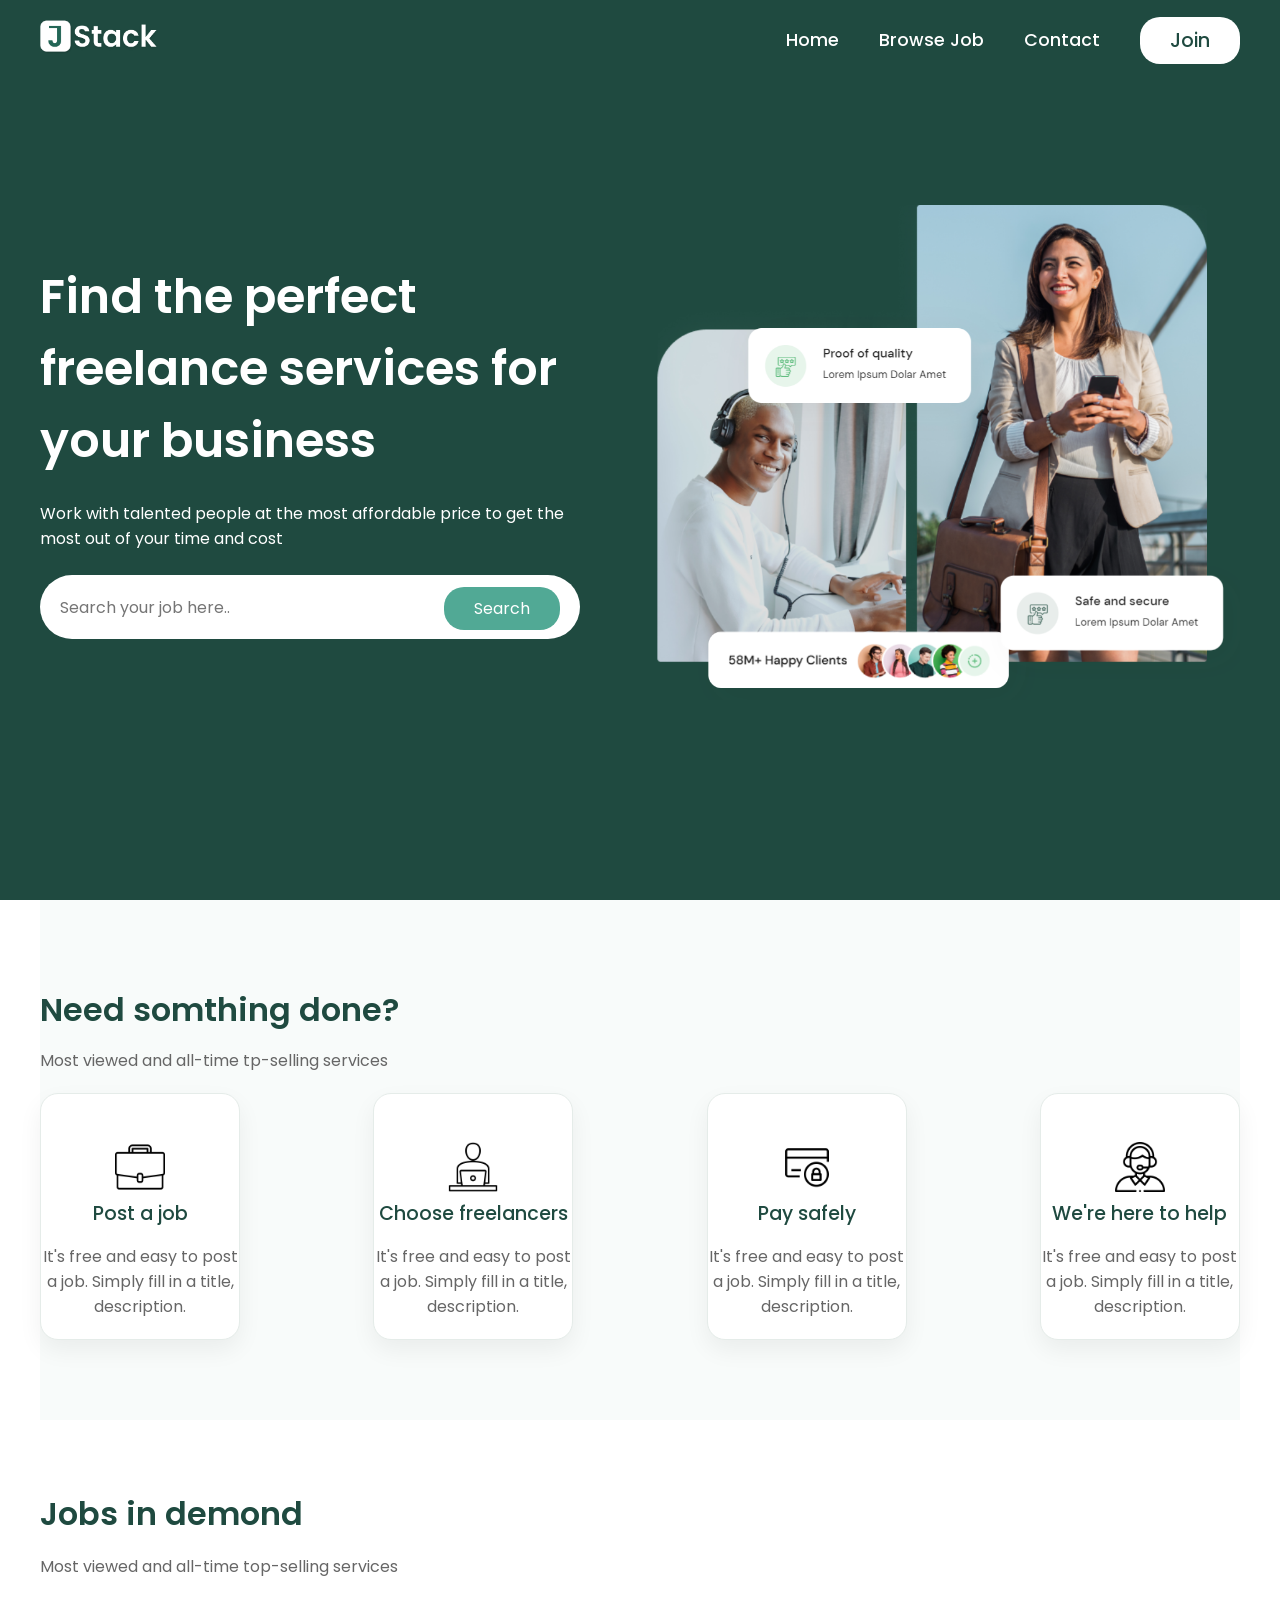
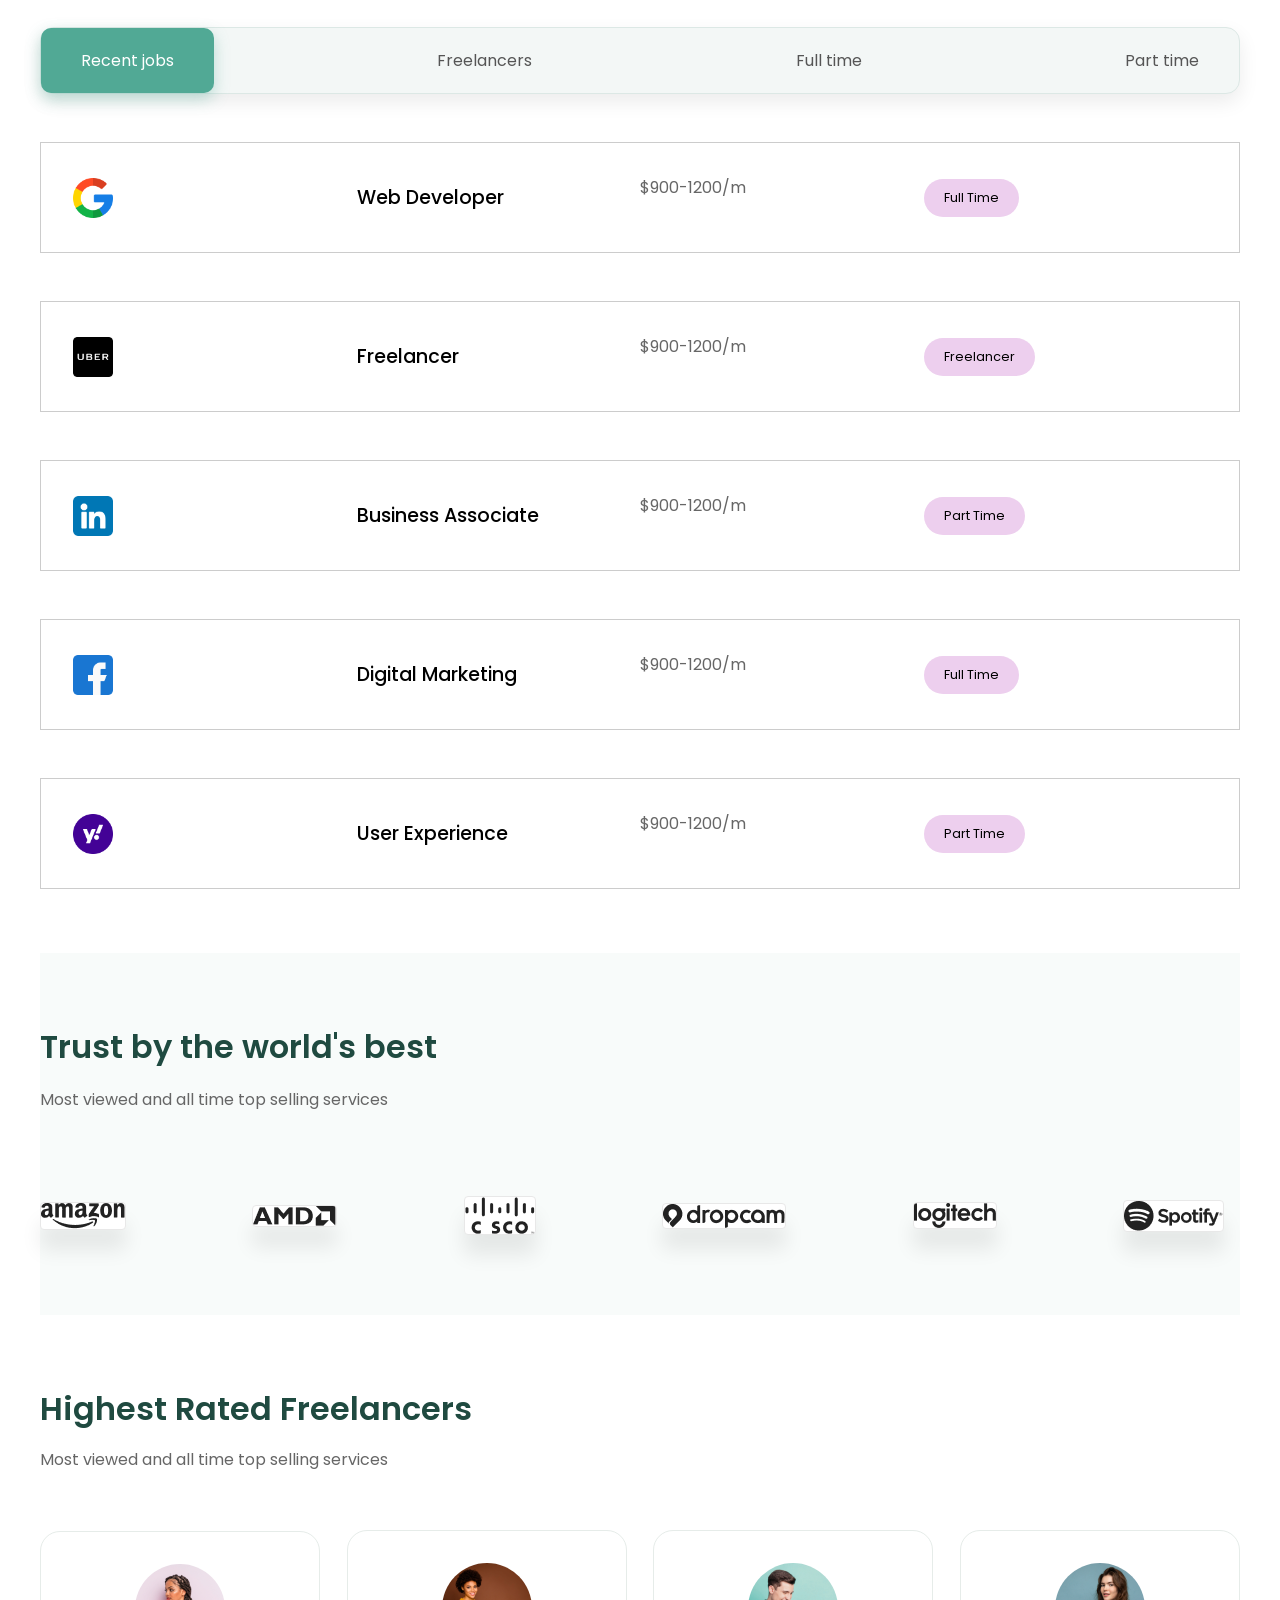
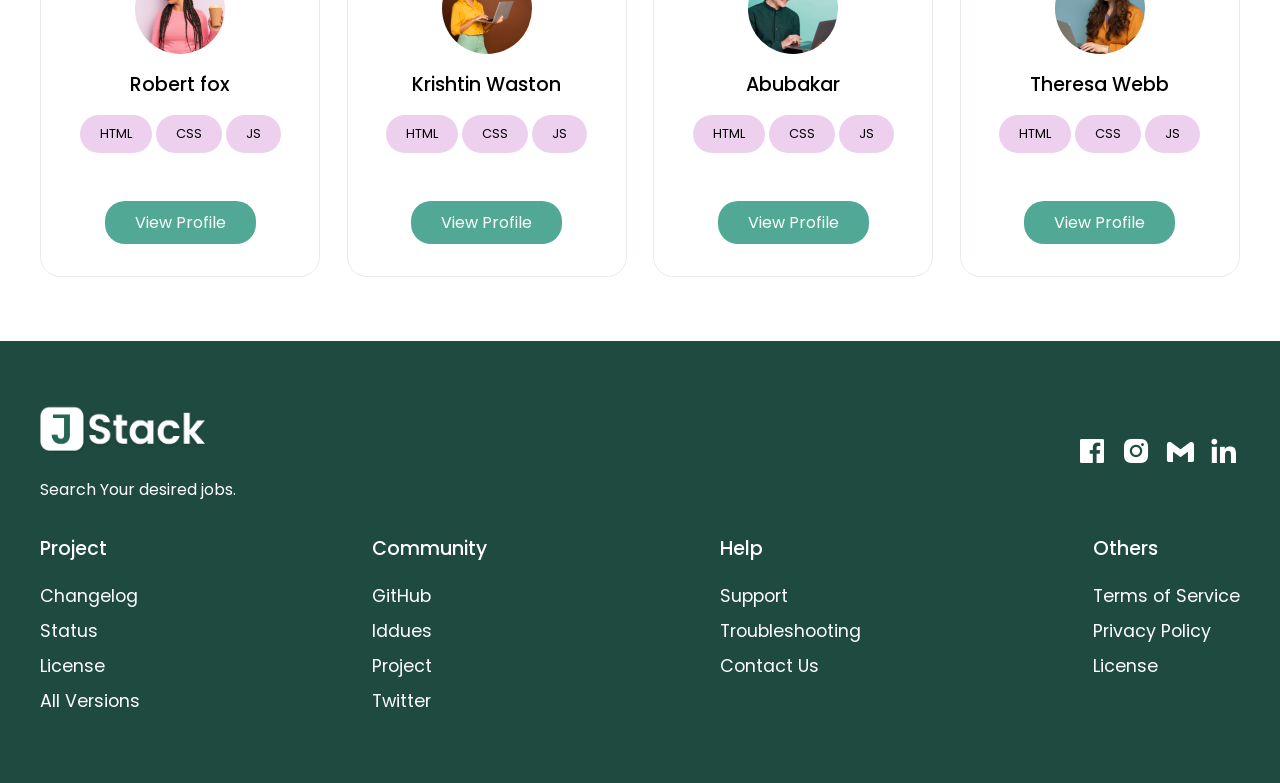
<file: index.html>
<!doctype html>
<html lang="en">
  <head>
    <meta charset="UTF-8" />
    <meta name="viewport" content="width=device-width, initial-scale=1.0" />
    <title>JSTACK - Search Jobs</title>
    <link rel="stylesheet" href="style.css" />
    <link
      href="https://unpkg.com/boxicons@2.1.4/css/boxicons.min.css"
      rel="stylesheet"
    />
    
  </head>

  <body>
    <div id="preloader">
    <div class="loader-content">
        <img src="images/logo.png" alt="JStack Logo">
        <h2>JStack</h2>
    </div>
</div> 
    <!-- Header  Section-->
    <header>
      <div class="h-left" data-aos="fade-right"></div>
      <div class="h-left" data-aos="fade-right"></div>
      <div id="navbar" class="obj-width">
        <a href="index.html"
          ><img class="logo" src="images/logo.png" alt=""
        /></a>

        <ul id="menu">
          <li><a href="#">Home</a></li>
          <li><a href="/jobs/job.html">Browse Job</a></li>
          <li><a href="contact.html">Contact</a></li>
          <!-- <button id="theme-toggle">
    <i class='bx bx-moon'></i>
</button> -->
         <button id="w-btn" onclick="window.open('https://abubakar-myportfolio.netlify.app/', '_blank')">
  Join
</button>
        </ul>

        <i id="bar" class="bx bx-menu"></i>
      </div>
    </header>

    <!-- Hero  Section-->
    <section class="hero">
      <div class="hero-box obj-width">
        <div class="h-left">
          <h1>Find the perfect freelance services for your business</h1>
          <p>
            Work with talented people at the most affordable price to get the
            most out of your time and cost
          </p>
          <div class="search">
            <input type="text" placeholder="Search your job here.." />
            <a id="g-btn" href="#">Search</a>
          </div>
        </div>

        <div class="h-right">
          <img src="images/hero1.PNG" alt="" />
        </div>
      </div>
    </section>

    <!-- Features  Section-->
    <section class="features sec-space obj-width">
      <h2>Need somthing done?</h2>
      <p>Most viewed and all-time tp-selling services</p>

      <div class="fe-box">
        <div>
          <img src="images/fe 1.png" alt="" />
          <h3>Post a job</h3>
          <p>
            It's free and easy to post a job. Simply fill in a title,
            description.
          </p>
        </div>

        <div>
          <img src="images/fe 2.png" alt="" />
          <h3>Choose freelancers</h3>
          <p>
            It's free and easy to post a job. Simply fill in a title,
            description.
          </p>
        </div>
        <div>
          <img src="images/fe 3.png" alt="" />
          <h3>Pay safely</h3>
          <p>
            It's free and easy to post a job. Simply fill in a title,
            description.
          </p>
        </div>
        <div>
          <img src="images/fe 4.png" alt="" />
          <h3>We're here to help</h3>
          <p>
            It's free and easy to post a job. Simply fill in a title,
            description.
          </p>
        </div>
      </div>
    </section>

    <!-- Job Listing  Section-->

    <section class="jobs sec-space obj-width">
      <h2>Jobs in demond</h2>
      <p>Most viewed and all-time top-selling services</p>

      <ul class="job-id">
        <li data-target="all" class="active">Recent jobs</li>
        <li data-target="freelancer">Freelancers</li>
        <li data-target="fullTime">Full time</li>
        <li data-target="partTime">Part time</li>
      </ul>

      <div class="jobs-container">
        <li data-item="fulltime" class="jList">
          <img src="images/google.png" alt="" />
          <h3>Web Developer</h3>
          <p>$900-1200/m</p>
          <span id="key">Full Time</span>
        </li>

        <li data-item="freelancer" class="jList">
          <img src="images/uber.png" alt="" />
          <h3>Freelancer</h3>
          <p>$900-1200/m</p>
          <span id="key">Freelancer</span>
        </li>

        <li data-item="partTime" class="jList">
          <img src="images/linkedin.png" alt="" />
          <h3>Business Associate</h3>
          <p>$900-1200/m</p>
          <span id="key">Part Time</span>
        </li>

        <li data-item="fullTime" class="jList">
          <img src="images/facebook.png" alt="" />
          <h3>Digital Marketing</h3>
          <p>$900-1200/m</p>
          <span id="key">Full Time</span>
        </li>

        <li data-item="partTime" class="jList">
          <img src="images/yahoo.png" alt="" />
          <h3>User Experience</h3>
          <p>$900-1200/m</p>
          <span id="key">Part Time</span>
        </li>
      </div>
    </section>

    <!-- Brand  Section-->

    <section class="trust sec-space obj-width">
      <h2>Trust by the world's best</h2>
      <p>Most viewed and all time top selling services</p>

      <div class="t-box">
        <img src="images/t1.png" alt="" />
        <img src="images/t2.png" alt="" />
        <img src="images/t3.png" alt="" />
        <img src="images/t4.png" alt="" />
        <img src="images/t5.png" alt="" />
        <img src="images/t6.png" alt="" />
      </div>
    </section>

    <!-- Team  Section-->

    <section class="team sec-space obj-width">
      <h2>Highest Rated Freelancers</h2>
      <p>Most viewed and all time top selling services</p>

      <div class="team-container">
        <div class="f1-box">
          <img src="images/fl-1.png" alt="" />
          <h3>Robert fox</h3>
          <div class="skill">
            <span id="key">HTML</span>
            <span id="key">CSS</span>
            <span id="key">JS</span>
          </div>
          <a href="#" id="g-btn">View Profile</a>
        </div>

        <div class="f1-box">
          <img src="images/fl-2.png" alt="" />
          <h3>Krishtin Waston</h3>
          <div class="skill">
            <span id="key">HTML</span>
            <span id="key">CSS</span>
            <span id="key">JS</span>
          </div>
          <a href="#" id="g-btn">View Profile</a>
        </div>

        <div class="f1-box">
          <img src="images/fl-3.png" alt="" />
          <h3>Abubakar</h3>
          <div class="skill">
            <span id="key">HTML</span>
            <span id="key">CSS</span>
            <span id="key">JS</span>
          </div>
          <a href="#" id="g-btn">View Profile</a>
        </div>

        <div class="f1-box">
          <img src="images/fl-4.png" alt="" />
          <h3>Theresa Webb</h3>
          <div class="skill">
            <span id="key">HTML</span>
            <span id="key">CSS</span>
            <span id="key">JS</span>
          </div>
          <a href="#" id="g-btn">View Profile</a>
        </div>
      </div>
    </section>

    <!-- Footer  Section-->

    <footer class="footer">
      <div class="obj-width">
        <div class="top">
          <div>
            <img class="logo" src="images/logo.png" alt="" />
            <p>Search Your desired jobs.</p>
          </div>
          <div>
            <a href="https://www.youtube.com/@itsabubakar_dev"
              ><i class="bx bxl-facebook-square"></i
            ></a>
            <a href="https://www.instagram.com/itsabubakar_dev"
              ><i class="bx bxl-instagram-alt"></i
            ></a>
            <a href="mailto:abubakaransari.web@gmail.com"
              ><i class="bx bxl-gmail"></i
            ></a>
            <a href="https://www.linkedin.com/in/abubakar987"
              ><i class="bx bxl-linkedin"></i
            ></a>
          </div>
        </div>

        <div class="bottom">
          <div>
            <h3>Project</h3>
            <a href="#">Changelog</a>
            <a href="#">Status</a>
            <a href="#">License</a>
            <a href="#">All Versions</a>
          </div>

          <div>
            <h3>Community</h3>
            <a href="#">GitHub</a>
            <a href="#">Iddues</a>
            <a href="#">Project</a>
            <a href="#">Twitter</a>
          </div>

          <div>
            <h3>Help</h3>
            <a href="#">Support</a>
            <a href="#">Troubleshooting</a>
            <a href="#">Contact Us</a>
          </div>

          <div>
              <h3>Others</h3>
              <a href="#">Terms of Service</a>
              <a href="#">Privacy Policy</a>
              <a href="#">License</a>
          </div>
          </div>
        </div>
      </div>
    </footer>

    <script src="script.js"></script>
    <script src="toggle.js"></script>
  </body>
</html>
</file>
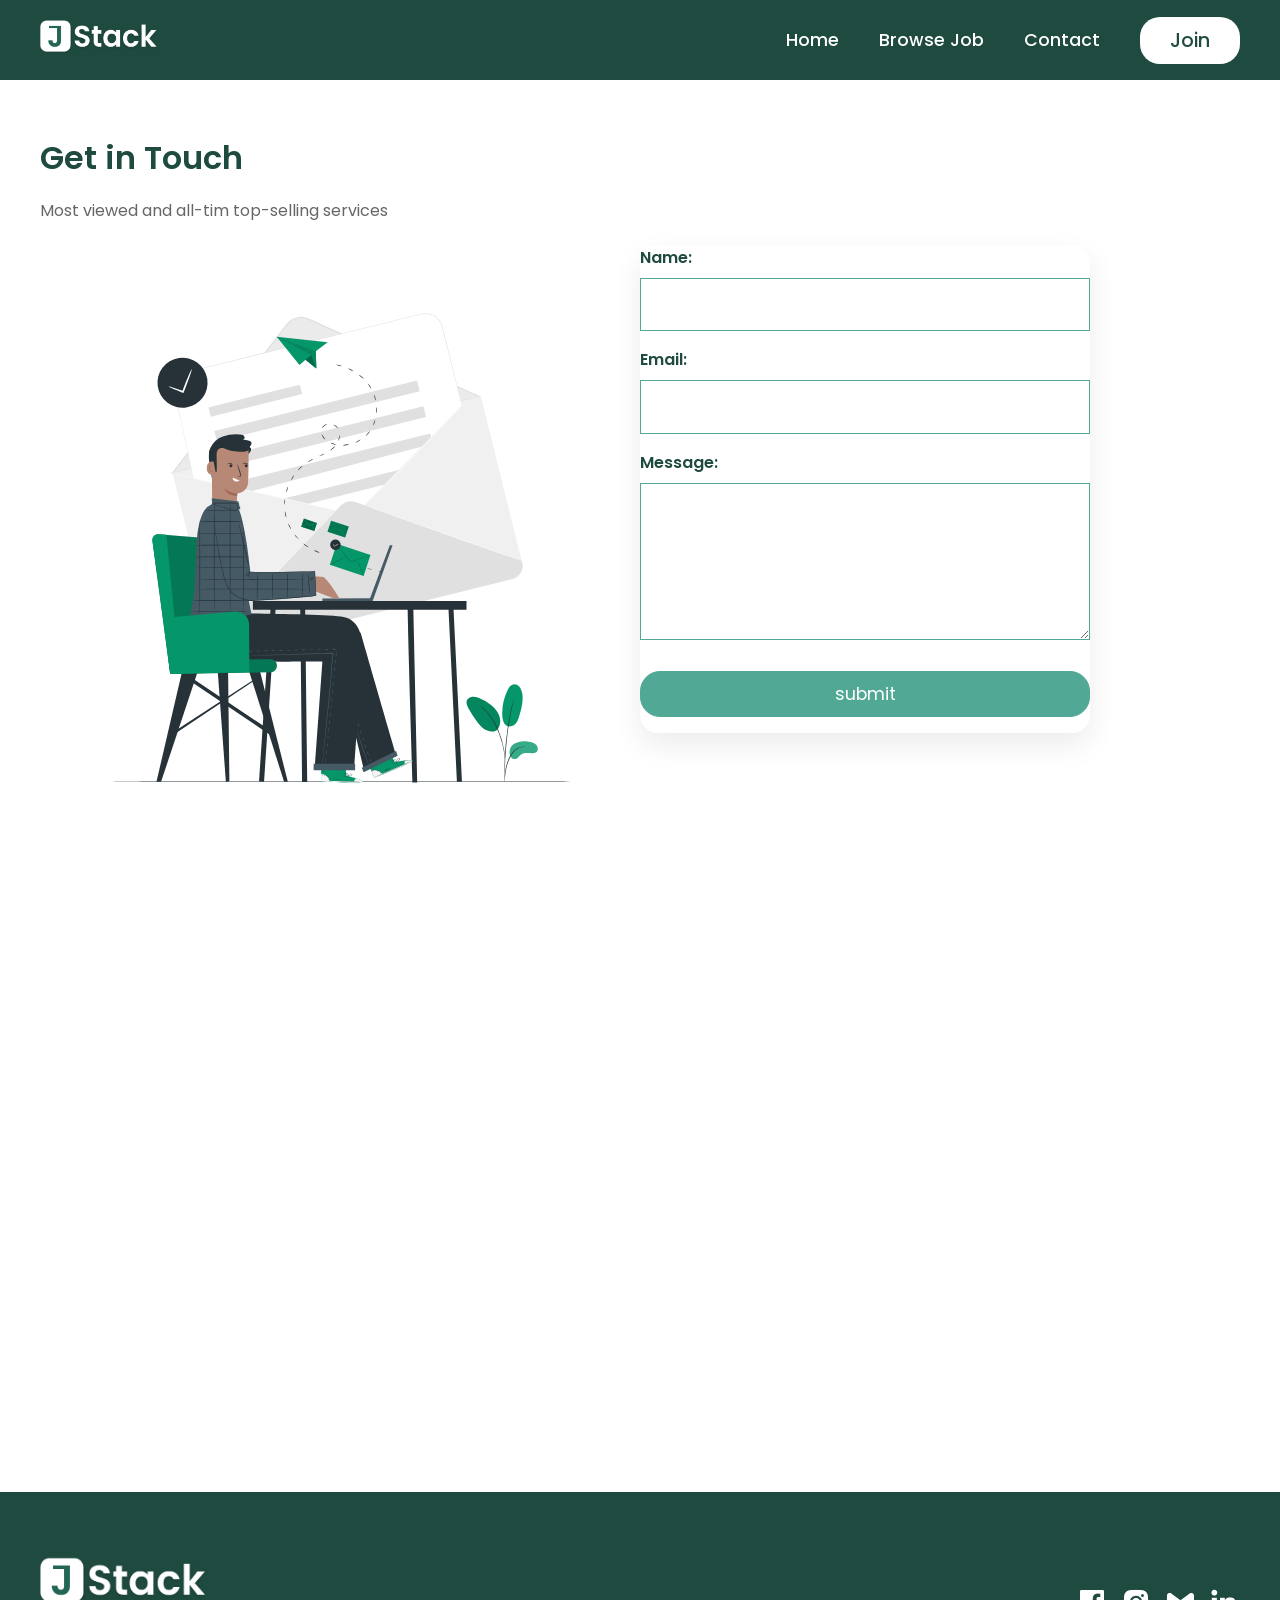
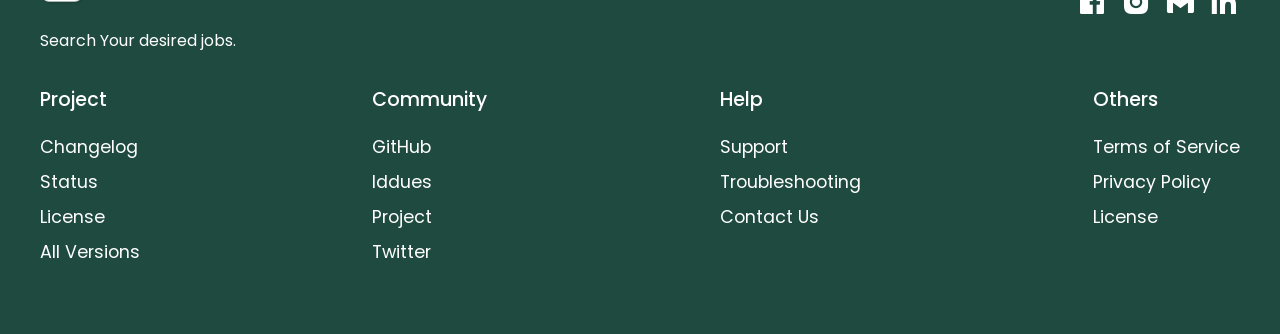
<file: contact.html>
<!doctype html>
<html lang="en">
  <head>
    <meta charset="UTF-8" />
    <meta name="viewport" content="width=device-width, initial-scale=1.0" />
    <title>JSTACK - Search Jobs</title>
    <link rel="stylesheet" href="style.css" />
    <link
      href="https://unpkg.com/boxicons@2.1.4/css/boxicons.min.css"
      rel="stylesheet"
    />
  </head>

  <body>
    <!-- Header  Section-->
    <header>
      <div id="navbar" class="obj-width">
        <a href="index.html" ><img class="logo" src="images/logo.png" alt=""/></a>

        <ul id="menu">
          <li><a href="index.html">Home</a></li>
          <li><a href="/jobs/job.html">Browse Job</a></li>
          <li><a href="contact.html">Contact</a></li>
            <button id="w-btn" onclick="window.open('https://abubakar-myportfolio.netlify.app/', '_blank')">
  Join
</button>


        </ul>

        <i id="bar" class="bx bx-menu"></i>
      </div>
    </header>

    <!-- contact -->
     <section id="contact" class="contact obj-width sec-space extra-space">
        <div class="contact-img">
            <h2>Get in Touch</h2>
            <p>Most viewed and all-tim top-selling services</p>
            <img src="images/contact.svg" alt="">
        </div>

        <form id="contact-form" action="https://api.web3forms.com/submit" method="POST">
            <input type="hidden" name="access_key" value="db461a12-6629-410a-bfb0-74e952f800a7" />
            <input type="hidden" name="subject" value="New Contact Form - JSTACK Job Portal">
            <input type="hidden" name="from_name" value="JSTACK Website">
            <label for="name">Name:</label>
            <input type="text" name="name" id="name"  required>

            <label for="email">Email:</label>
            <input type="email" name="email" id="email" autocomplete="off" required>

            <label for="message">Message:</label>
            <textarea name="message" id="message" rows="5" required></textarea>

            <input type="submit"  id="g-btn" value="submit">
            <!-- <p id="result"></p> -->
        </form>
     </section>

     <section class="contact obj-width sec-space">
        <iframe src="https://www.google.com/maps/embed?pb=!1m18!1m12!1m3!1d241318.121973907!2d72.87835265000002!3d19.081507449999993!2m3!1f0!2f0!3f0!3m2!1i1024!2i768!4f13.1!3m3!1m2!1s0x3be7c6306644edc1%3A0x5da4ed8f8d648c69!2sMumbai%2C%20Maharashtra!5e0!3m2!1sen!2sin!4v1782713345606!5m2!1sen!2sin"
         width="100%"
        height="450"

        style="border:0;"
            allowfullscreen="" loading="lazy" 
            referrerpolicy="strict-origin-when-cross-origin"></iframe>
     </section>

    <!-- Footer  Section-->

    <footer class="footer">
      <div class="obj-width">
        <div class="top">
          <div>
            <img class="logo" src="images/logo.png" alt="" />
            <p>Search Your desired jobs.</p>
          </div>
          <div>
            <a href="https://www.youtube.com/@itsabubakar_dev"
              ><i class="bx bxl-facebook-square"></i
            ></a>
            <a href="https://www.instagram.com/itsabubakar_dev"
              ><i class="bx bxl-instagram-alt"></i
            ></a>
            <a href="mailto:abubakaransari.web@gmail.com"
              ><i class="bx bxl-gmail"></i
            ></a>
            <a href="https://www.linkedin.com/in/abubakar987"
              ><i class="bx bxl-linkedin"></i
            ></a>
          </div>
        </div>

        <div class="bottom">
          <div>
            <h3>Project</h3>
            <a href="#">Changelog</a>
            <a href="#">Status</a>
            <a href="#">License</a>
            <a href="#">All Versions</a>
          </div>

          <div>
            <h3>Community</h3>
            <a href="#">GitHub</a>
            <a href="#">Iddues</a>
            <a href="#">Project</a>
            <a href="#">Twitter</a>
          </div>

          <div>
            <h3>Help</h3>
            <a href="#">Support</a>
            <a href="#">Troubleshooting</a>
            <a href="#">Contact Us</a>
          </div>

          <div>
              <h3>Others</h3>
              <a href="#">Terms of Service</a>
              <a href="#">Privacy Policy</a>
              <a href="#">License</a>
          </div>
          </div>
        </div>
      </div>
    </footer>

    <script src="script.js"></script>
    <script src="toggle.js"></script>
  </body>
</html>
</file>
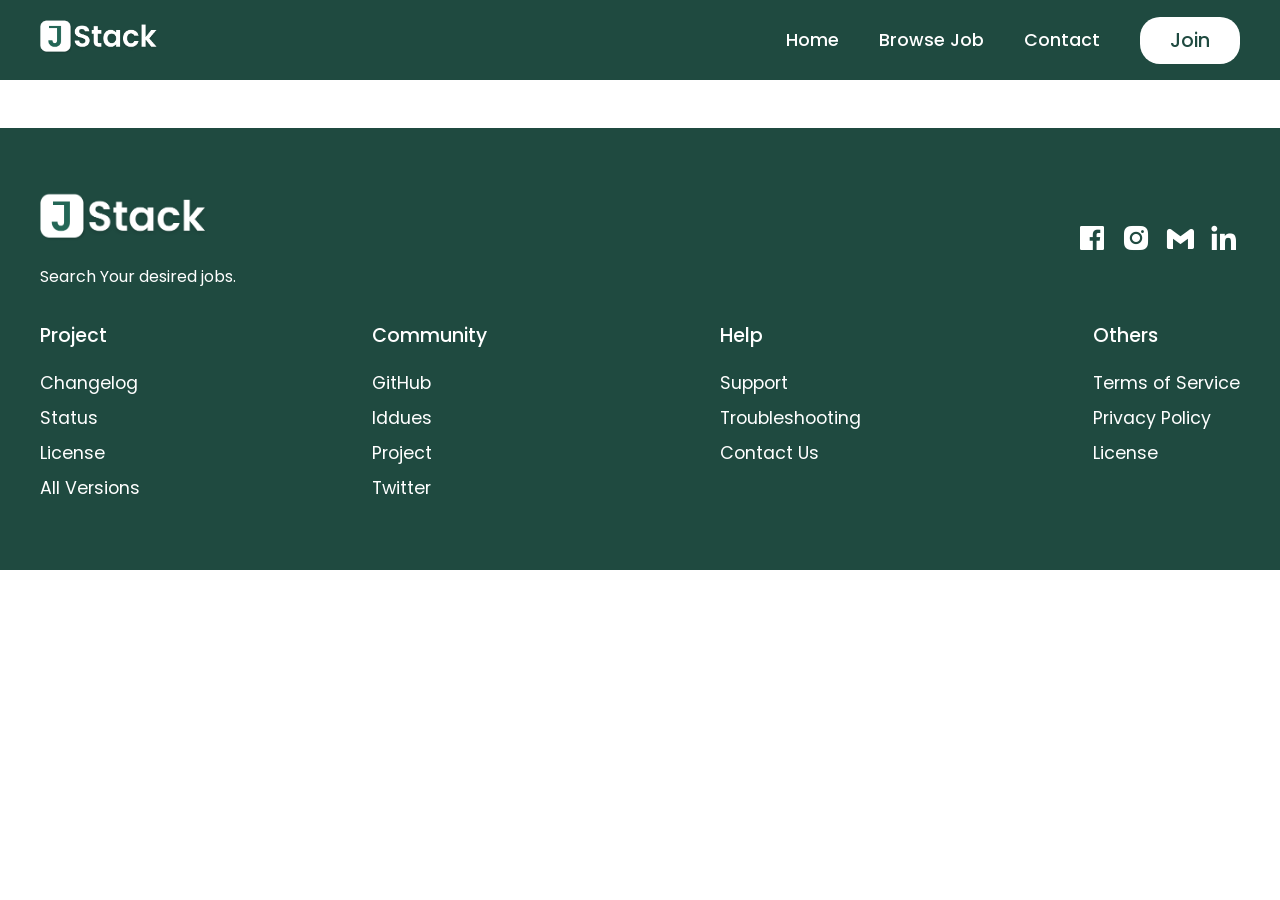
<file: jobs/job-details.html>
<!doctype html>
<html lang="en">
  <head>
    <meta charset="UTF-8" />
    <meta name="viewport" content="width=device-width, initial-scale=1.0" />
    <title>JSTACK - Search Jobs</title>
    <link rel="stylesheet" href="../style.css"/>
    <link
      href="https://unpkg.com/boxicons@2.1.4/css/boxicons.min.css"
      rel="stylesheet"
    />
  </head>

  <body>
    <!-- Header  Section-->
    <header>
      <div id="navbar" class="obj-width">
        <a href="../index.html"
          ><img class="logo" src="../images/logo.png" alt=""
        /></a>

        <ul id="menu">
          <li><a href="../index.html">Home</a></li>
          <li><a href="../jobs/job.html">Browse Job</a></li>
          <li><a href="../contact.html">Contact</a></li>
          <button id="w-btn">Join</button>
        </ul>

        <i id="bar" class="bx bx-menu"></i>
      </div>
    </header>

    <div id="jobDetails" class="extra-space obj-width">
        
    </div>
    
    <!-- Footer  Section-->

    <footer class="footer">
      <div class="obj-width">
        <div class="top">
          <div>
            <img class="logo" src="../images/logo.png" alt="" />
            <p>Search Your desired jobs.</p>
          </div>
          <div>
            <a href="https://www.youtube.com/@itsabubakar_dev"
              ><i class="bx bxl-facebook-square"></i
            ></a>
            <a href="https://www.instagram.com/itsabubakar_dev"
              ><i class="bx bxl-instagram-alt"></i
            ></a>
            <a href="mailto:abubakaransari.web@gmail.com"
              ><i class="bx bxl-gmail"></i
            ></a>
            <a href="https://www.linkedin.com/in/abubakar987"
              ><i class="bx bxl-linkedin"></i
            ></a>
          </div>
        </div>

        <div class="bottom">
          <div>
            <h3>Project</h3>
            <a href="#">Changelog</a>
            <a href="#">Status</a>
            <a href="#">License</a>
            <a href="#">All Versions</a>
          </div>

          <div>
            <h3>Community</h3>
            <a href="#">GitHub</a>
            <a href="#">Iddues</a>
            <a href="#">Project</a>
            <a href="#">Twitter</a>
          </div>

          <div>
            <h3>Help</h3>
            <a href="#">Support</a>
            <a href="#">Troubleshooting</a>
            <a href="#">Contact Us</a>
          </div>

          <div>
              <h3>Others</h3>
              <a href="#">Terms of Service</a>
              <a href="#">Privacy Policy</a>
              <a href="#">License</a>
          </div>
          </div>
        </div>
      </div>
    </footer>

    <script>
        document.addEventListener("DOMContentLoaded", () => {
            const urlParam  = new URLSearchParams(window.location.search);
            const index = urlParam.get("id")

            const sellectJob = jCategory[index];

            const jobDetailsContainer = document.getElementById("jobDetails")

            jobDetailsContainer.innerHTML = `
            <div class="job-header">
            <div class="job-img-row">
                <img src=${sellectJob.image} alt="">
                <div>
                    <h2>${sellectJob.companyName}</h2>
                    <span>${sellectJob.location}</span>
                </div>
            </div>
            <a id="g-btn" href="#">Apply Now</a>
        </div>

        <div class="features obj-width">
      

      <div class="fe-box">
        <div>
          <img src="../images/vacancy.png" alt="" />
          <h3>Vacancy</h3>
          <p>
          ${sellectJob.vacancy}
          </p>
        </div>

        <div>
          <img src="../images/fe 1.png" alt="" />
          <h3>Position</h3>
          <p>
             ${sellectJob.title}
          </p>
        </div>
        <div>
          <img src="../images/hour.png" alt="" />
          <h3>Hours</h3>
          <p>
            ${sellectJob.hours}
          </p>
        </div>
        <div>
          <img src="../images/salary.png" alt="" />
          <h3>Salary</h3>
          <p>
            ${sellectJob.rate}
          </p>
        </div>
      </div>
    </div>

    <div class="job-description sec-space">
        <h3>Job Description</h3>
        <p> ${sellectJob.description}</p>
    <h3>Employment Status</h3>
    <p>- ${sellectJob.av}</p>

    <h3>Workplace</h3>
    <p>-  ${sellectJob.workplace}</p>

    <h3>Educational Requirements</h3>
    <p>- ${sellectJob.education}</p>

    <h3>Exprerience Requiremens</h3>
    <p>- ${sellectJob.experience}</p>
    </div>`
        })
    </script>

    <script src="job_list.js"></script>
    <script src="../toggle.js"></script>
    <script src="jobSearch.js"></script>
  </body>
</html>
</file>
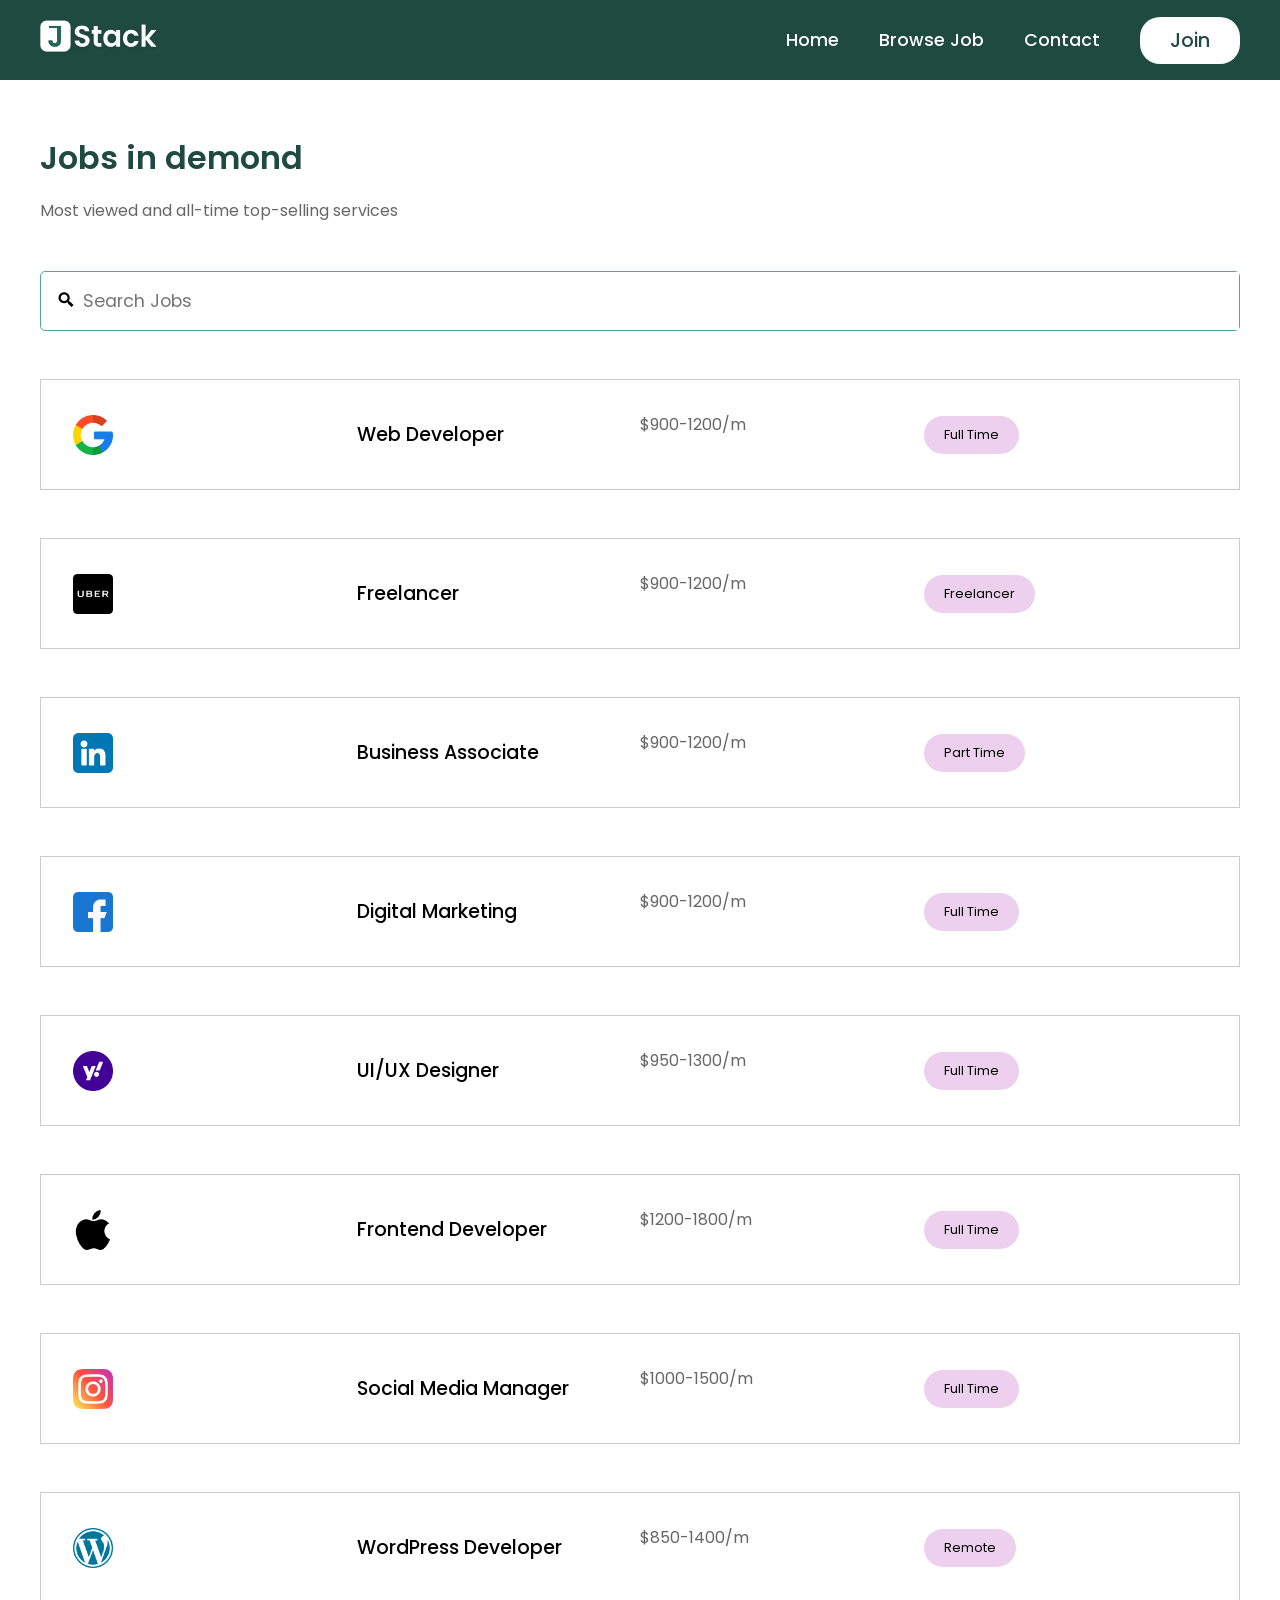
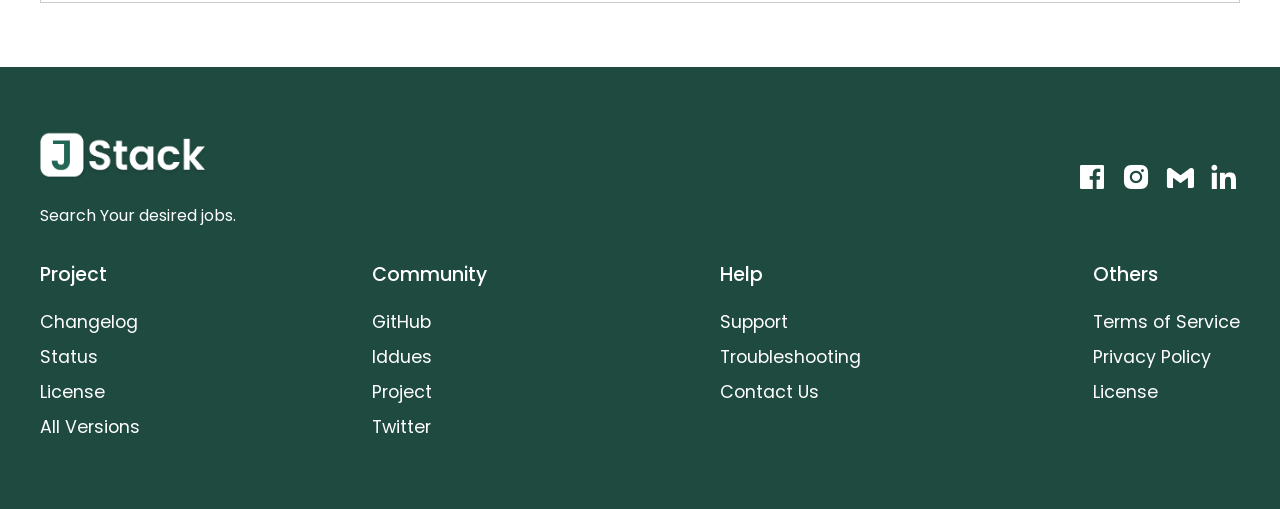
<file: jobs/job.html>
<!doctype html>
<html lang="en">
  <head>
    <meta charset="UTF-8" />
    <meta name="viewport" content="width=device-width, initial-scale=1.0" />
    <title>JSTACK - Search Jobs</title>
    <link rel="stylesheet" href="../style.css"/>
    <link
      href="https://unpkg.com/boxicons@2.1.4/css/boxicons.min.css"
      rel="stylesheet"
    />
  </head>

  <body>
    <!-- Header  Section-->
    <header>
      <div id="navbar" class="obj-width">
        <a href="../index.html"
          ><img class="logo" src="../images/logo.png" alt=""
        /></a>

        <ul id="menu">
          <li><a href="../index.html">Home</a></li>
          <li><a href="#">Browse Job</a></li>
          <li><a href="../contact.html">Contact</a></li>
          <button id="w-btn">Join</button>
        </ul>

        <i id="bar" class="bx bx-menu"></i>
      </div>
    </header>

    <!-- Job Listing  Section-->

    <section class="jobs sec-space obj-width extra-space">
      <h2>Jobs in demond</h2>
      <p>Most viewed and all-time top-selling services</p>

      <form>
        <i class='bx bx-search-alt-2'></i>
        <input type="text" placeholder="Search Jobs" id="searchBar">
      </form>

    

      <div class="jobs-container" id="root">
      
      </div> 
    </section>

    <!-- Footer  Section-->

    <footer class="footer">
      <div class="obj-width">
        <div class="top">
          <div>
            <img class="logo" src="../images/logo.png" alt="" />
            <p>Search Your desired jobs.</p>
          </div>
          <div>
            <a href="https://www.youtube.com/@itsabubakar_dev"
              ><i class="bx bxl-facebook-square"></i
            ></a>
            <a href="https://www.instagram.com/itsabubakar_dev"
              ><i class="bx bxl-instagram-alt"></i
            ></a>
            <a href="mailto:abubakaransari.web@gmail.com"
              ><i class="bx bxl-gmail"></i
            ></a>
            <a href="https://www.linkedin.com/in/abubakar987"
              ><i class="bx bxl-linkedin"></i
            ></a>
          </div>
        </div>

        <div class="bottom">
          <div>
            <h3>Project</h3>
            <a href="#">Changelog</a>
            <a href="#">Status</a>
            <a href="#">License</a>
            <a href="#">All Versions</a>
          </div>

          <div>
            <h3>Community</h3>
            <a href="#">GitHub</a>
            <a href="#">Iddues</a>
            <a href="#">Project</a>
            <a href="#">Twitter</a>
          </div>

          <div>
            <h3>Help</h3>
            <a href="#">Support</a>
            <a href="#">Troubleshooting</a>
            <a href="#">Contact Us</a>
          </div>

          <div>
              <h3>Others</h3>
              <a href="#">Terms of Service</a>
              <a href="#">Privacy Policy</a>
              <a href="#">License</a>
          </div>
          </div>
        </div>
      </div>
    </footer>

    <script src="job_list.js"></script>
    <script src="../toggle.js"></script>
    <script src="jobSearch.js"></script>
  </body>
</html>
</file>
<file: style.css>
@import url("https://fonts.googleapis.com/css2?family=Poppins:wght@100;200;300;400;500;600;700;800&display=swap");

* {
  margin: 0;
  padding: 0;
  box-sizing: border-box;
  font-family: "Poppins", sans-serif;
}
body {
  position: relative;
}

/* Global CSS */

h1 {
  font-size: 3rem;
  font-weight: 600;
}

h2 {
  font-size: 2rem;
  font-weight: 600;
  line-height: 60px;
}
h3 {
  font-size: 1.2rem;
  padding-bottom: 1rem;
  font-weight: 500;
}

#w-btn {
  margin-left: 40px;
  background-color: #fff;
  color: #1f4a40;
  padding: 9px 30px;
  border-radius: 20px;
  font-size: 1.2rem;
  font-weight: 500;
  cursor: pointer;
  box-shadow: none;
  border: none;
  transition:all .35s ease;
  animation: bounce 2s infinite;
}
#w-btn:hover{
  animation-play-state: paused;
  background:#51a995;
  color:#fff;
  transform:scale(1.08);
  box-shadow:0 10px 25px rgba(81,169,149, 0.4);
}
@keyframes bounce {
  0%, 20%, 50%, 80%, 100% {
    transform: translateY(0);
  }

  40% {
    transform: translateY(-10px);
  }

  60% {
    transform: translateY(-5px);
  }
}

#w-btn:active{
  transform:scale(.96);
}

#g-btn {
  text-decoration: none;
  background-color: #51a995;
  color: #fff;
  padding: 9px 30px;
  border-radius: 20px;
  cursor: pointer;
  transition: .3s;
}
#g-btn:hover{
  background:#1f4a40;
  transform:translateY(-2px);
  box-shadow:0 8px 20px rgba(31,74,64,.3);
}

#g-btn:active{
  transform:scale(.97);
}

.sec-space {
  padding: 4rem 0;
}
.extra-space {
  padding-top: 8rem;
}
.obj-width {
  max-width: 1200px;
  margin: auto;
}

/* NAVBAR */

header {
  background-color: #1f4a40;
  position: fixed;
  top: 0;
  right: 0;
  width: 100%;
  z-index: 999;
}

#navbar {
  display: flex;
  justify-content: space-between;
  align-items: center;
  height: 80px;
}

#navbar .logo {
  width: 120px;
}

#menu {
  display: flex;
  justify-content: flex-end;
  align-items: center;
  list-style: none;

}

#menu li a {
  color: #fff;
  text-decoration: none;
  margin-left: 40px;
  font-size: 1.1rem;
  font-weight: 500;
  transition: .3s;
}
#menu li a:hover{
  color:#51a995;
}

#bar {
  color: #fff;
  display: none;
}

/* Hero */

.hero {
  background-color: #1f4a40;
}

.hero-box {
  display: flex;
  justify-content: space-between;
  height: 100vh;
  align-items: center;
}

.h-left {
  width: 45%;
  color: #fff;
}

.h-left p {
  padding: 1.5rem 0;
}

.search {
  position: relative;
}

.search input {
  width: 100%;
  height: 4rem;
  border-radius: 35px;
  padding: 0 20px;
  font-size: 1rem;
  outline: none;
  border: none;
}

.search a {
  position: absolute;
  top: 12px;
  right: 20px;
}

.h-right {
  width: 50%;
}
.h-right img {
  width: 100%;
  object-fit: cover;
}

/* features */

.features{
    background:#f8fbfa;
    padding:5rem 0;
}
.features h2{ 
  color:#1f4a40;
  margin-bottom:8px;
}
.features p{ 
  color:#666;
   margin-bottom:20px;
}
.features h3{
 color:#1f4a40;
}

.features .fe-box {
  display: flex;
  justify-content: space-between;
  align-items: center;
  flex-wrap: wrap;
}

.features .fe-box div {
  width: 200px;
   background: #fff;
    border-radius: 18px;
    text-align: center;
    border: 1px solid #e5ece9;
    box-shadow: 0 10px 25px rgba(0,0,0,.06);
    transition: all .35s ease;
}
.features .fe-box div:hover{
    transform: translateY(-3px);
    box-shadow: 0 20px 35px rgba(81,169,149,.2);
    border-color:#51a995;
}

.features .fe-box img {
  width: 50px;
  margin-top: 3rem;
  transition:.3s;
}
.features .fe-box div:hover img{
    transform:scale(1.12) rotate(5deg);
}

/* jobs */

.jobs h2{ 
  color:#1f4a40;
  margin-bottom:10px;
}
.jobs p{ 
  color:#666;
   margin-bottom:20px;
}

.jobs .job-id {
  margin-top: 3rem;
  display: flex;
  justify-content: space-between;
  align-items: center;
  list-style: none;

  background: #f3f7f6;
  border: 1px solid #dce8e5;
  border-radius: 14px;
  box-shadow: 0 8px 20px rgba(0, 0, 0, 0.08);/* box-shadow: 2px 2px 15px rgba(0, 0, 0, 0.2); */
}

.jobs .job-id li {
  padding: 20px 40px;
  cursor: pointer;
  color: #555;
  border-radius: 10px;
  transition: all .3s ease;
}
.jobs .job-id li:hover {
   background: #e8f7f3;
   color: #1f4a40;
}

.jobs .job-id li.active {
  background-color: #51a995;
  color: #fff;
  box-shadow: 0 6px 15px rgba(81,169,149,.35);
}

.jobs .jList {
  margin-top: 3rem;
  display: grid;
  grid-template-columns: repeat(4, 1fr);
  border: 1px solid #ccc;
  align-items: center;
  justify-content: start;
  cursor: pointer;
  color: #000;
  padding: 2rem 2rem;
}

.jobs .jList.delete {
  display: none;
}

.jobs .jList:hover {
  background-color: #ecf1ee;
}

.jobs .jList img {
  width: 40px;
}

.jobs .jList h3 {
  padding-bottom: 0;
}

/* trust */
.trust{
    background:#f8fbfa; 
}
.trust h2{
    color:#1f4a40;
    margin-bottom:10px;
}

.trust p{
    color:#666;
    margin-bottom:20px;
}

.trust .t-box {
  display: flex;
  align-items: center;
  flex-wrap: wrap;
  justify-content: space-between;
  padding-top: 3rem;
}

.trust .t-box img {
  margin: 1rem 1rem 1rem 0;
  background:#fff;
   border-radius:4px;
    border:1px solid #e8e8e8;
    box-shadow:0 20px 20px rgba(0,0,0,.08);
    transition:all .35s ease;
    cursor:pointer;
}
.trust .t-box img:hover{
    transform:translateY(-8px) scale(1.08);
    box-shadow:0 18px 35px rgba(81,169,149,.25);
    border-color:#fff;
}

.team h2{ 
  color:#1f4a40;
  margin-bottom:8px;
}
.team p{ 
  color:#666;
   margin-bottom:10px;
}
.team-container {
  display: flex;
  justify-content: space-between;
  align-items: center;
  flex-wrap: wrap;
}

.team-container .f1-box {
  border: 1px solid #e6ece9/* #c1e1d9 */;
  background: #fff;
  width: 280px;
  padding: 2rem 0;
  border-radius: 20px;
  margin-top: 3rem;
  display: flex;
  flex-direction: column;
  justify-content: center;
  align-items: center;

}


.f1-box img {
  border-radius: 50%;
  margin-bottom: 1rem;
}
.skill {
  padding-bottom: 3rem;
}

#key {
  font-size: 0.8rem;
  background-color: #edcfee;
  padding: 10px 20px;
  border-radius: 20px;
  /* text-align: center; */
  display: inline-block; /* extra */
  width: fit-content; /* extra */
}

/* footer */

footer {
  background-color: #1f4a40;
  color: #fff;
  padding: 4rem 0;
}
.top {
  display: flex;
  align-items: center;
  text-align: start;
  justify-content: space-between;
  flex-wrap: wrap;
}

.top .logo {
  width: 170px;
  margin-bottom: 1rem;
}

.top i {
  color: #fff;
  font-size: 2rem;
  margin-left: 0.5rem;
}

.bottom {
  padding-top: 2rem;
  text-align: start;
  display: flex;
  justify-content: space-between;
  flex-wrap: wrap;
}

.bottom div {
  display: flex;
  flex-direction: column;
}

.bottom a {
  text-decoration: none;
  color: #fff;
  line-height: 35px;
  font-size: 1.1rem;
}

/* brows jobs */
.jobs form {
  margin-top: 3rem;
  width: 100%;
  border: 1px solid #51a995;
  border-radius: 5px;
  display: flex;
  justify-content: space-between;
  align-items: center;
}

.jobs form i {
  padding-left: 1rem;
  font-size: 1.1rem;
  font-weight: bold;
}

.jobs form input {
  width: 100%;
  border: none;
  outline: none;
  padding: 1rem 0.5rem;
  font-size: 1.1rem;
}

/* Job Details Page */
.job-header {
  display: flex;
  justify-content: space-between;
  align-items: center;
  background: #f8fcfa;
  border: 1px solid #51a995;
  border-radius: 38px;
  padding: 2rem;
}
.job-img-row {
  display: flex;
  align-items: center;
}

.job-header img {
  width: 100px;
  background: #fff;
  padding: 1rem;
  border-radius: 15px;
  margin-right: 2rem;
}

.job-description p {
  padding-bottom: 2rem;
}

/* contact */

.contact {
  display: flex;
  align-items: center;
 
}
.contact h2{ 
  color:#1f4a40;
  margin-bottom:10px;
}
.contact p{ 
  color:#666;
   margin-bottom:20px;
}
.contact label{
    font-weight:600;
    color:#1f4a40;
}

.contact-img {
  width: 50%;
}

.contact-img img{
  width: 100%;
  height: 100%;
  object-fit: cover;
  transition:.4s ease;
  
}
.contact-img img:hover{
    transform:scale(1.04);
}


.contact form {
  max-width: 450px;
   align-items: center;
   background: #fff;
    border-radius: 18px;
    box-shadow: 0 12px 30px rgba(0,0,0,.08);

}

.contact input,
.contact textarea {
  width: 100%;
  margin: 0.5rem 0 1rem 0;
  border: 1px solid #51a995;
  box-shadow: none;
  outline: none;
  padding: 0.8rem 0.5rem;
  font-size: 1.1rem;
  transition: .3s;
}
.contact input:hover,
.contact textarea:hover{
  border-color:#1f4a40;
}

.contact input:focus,
.contact textarea:focus{
    border:1px solid #1f4a40;
    box-shadow:0 0 12px rgba(81,169,149,.3);
}

@media (max-width: 1200px) {
  .obj-width {
    width: 95%;
  }
}

@media (max-width: 699px) {
  #menu {
    background-color: #fff;
    display: block;
    width: 280px;
    height: auto;
    position: absolute;
    top: 80px;
    right: -100%; /**/
    padding: 30px 0;
    box-shadow: 0px 20px 10px rgba(0, 0, 0, 0.2);
    border-radius: 13px;
    opacity: 0;
    transition: all 0.4s ease;
  }

  #menu.active {
    right: 10px;
    opacity: 1;
  }

  #menu li {
    padding: 1rem;
  }

  #menu li a {
    color: #1f4a40;
  }

  #bar {
    display: block;
    font-size: 1.7rem;
    cursor: pointer;
  }

  #w-btn {
    margin: 20px 0px 0 50px;
    background-color: #1f4a40;
    color: #fff;
  }
  .hero-box {
    flex-direction: column-reverse;
    justify-content: center;
    height: auto;
    align-items: start;
    padding: 8rem 0;
  }
  .h-left {
    width: 100%;
  }
  .h-right {
    display: none;
  }
  .features .fe-box div {
    width: 40%;
  }
  .jobs .job-id {
    position: relative;
    width: 100%;
    overflow-x: scroll;
    -ms-overflow-style: none;
    scrollbar-width: none;
  }
  .jobs .job-id li {
    padding: 20px 30px;
    text-wrap: nowrap;
  }

  .jobs-container {
    display: flex;
    justify-content: space-between;
    flex-wrap: wrap;
    margin-top: 2rem;
  }

  .jobs .jList {
    width: 48%;
    margin-top: 1rem;
    grid-template-columns: repeat(1, 1fr);
    grid-gap: 15px;
    padding: 2rem 1rem;
    text-align: center;
    justify-items: center;
  }

  .team-container .f1-box {
    border: 1px solid #c1e1d9;
    width: 48%;
    text-align: center;
    border-radius: 10px;
    margin-top: 1rem;
  }
  .skill {
    padding-bottom: 1rem;
  }

  /* footer */
  .top i {
    margin: 1rem 1rem 0 0;
  }

  .bottom div {
    width: 50%;
    margin-bottom: 50px;
  }

  /* job details */

  .job-header {
    display: flex;
    flex-direction: column;
    justify-content: flex-start;
    align-items: flex-start;
    border-radius: 15px;
    padding: 1rem;
  }
  .job-img-row {
    margin-bottom: 1.5rem;
  }
  .job-header img {
    width: 100px;
    background: #fff;
    padding: 0rem;
    border-radius: 10px;
  }

  /* contact */
  .contact {
    display: flex;
    flex-direction: column;
    align-items: flex-start;
  }
  .contact-img {
    width: 100%;
  }
  .contact-img img {
    width: 70%;
    height: auto;
  }
}

/* ===== PRELOADER ===== */

/* ===== JSTACK PRELOADER ===== */

#preloader{
    position:fixed;
    top:0;
    left:0;
    width:100%;
    height:100%;
    background:#1f4a40;
    display:flex;
    justify-content:center;
    align-items:center;
    z-index:99999;
    transition:opacity .7s ease, visibility .7s ease;
}

.loader-content{
    text-align:center;
    animation:zoomIn 1.2s ease infinite alternate;
}

.loader-content img{
    width:80px;
    margin-bottom:15px;
}

.loader-content h2{
    color:#fff;
    letter-spacing:2px;
    font-size:2rem;
}

@keyframes zoomIn{
    from{
        transform:scale(.9);
        opacity:.6;
    }
    to{
        transform:scale(1.1);
        opacity:1;
    }
}

/* #theme-toggle{
    width:45px;
    height:45px;
    border:none;
    border-radius:50%;
    background:#fff;
    color:#1f4a40;
    font-size:22px;
    cursor:pointer;
    margin-left:20px;
    transition:.3s;
}

#theme-toggle:hover{
    transform:rotate(180deg);
    background:#51a995;
    color:#fff;
}

body.dark{
    background:#121212;
    color:#fff;
}

body.dark section{
    background:#121212;
}

body.dark h1,
body.dark h2,
body.dark h3,
body.dark p{
    color:#fff;
}

body.dark .jobs .job-id{
    background:#1f1f1f;
}

body.dark .jList{
    background:#1f1f1f;
    color:#fff;
}

body.dark footer{
    background:#111;
} */


#preloader.hide{
    opacity:0;
    visibility:hidden;
}
</file>
